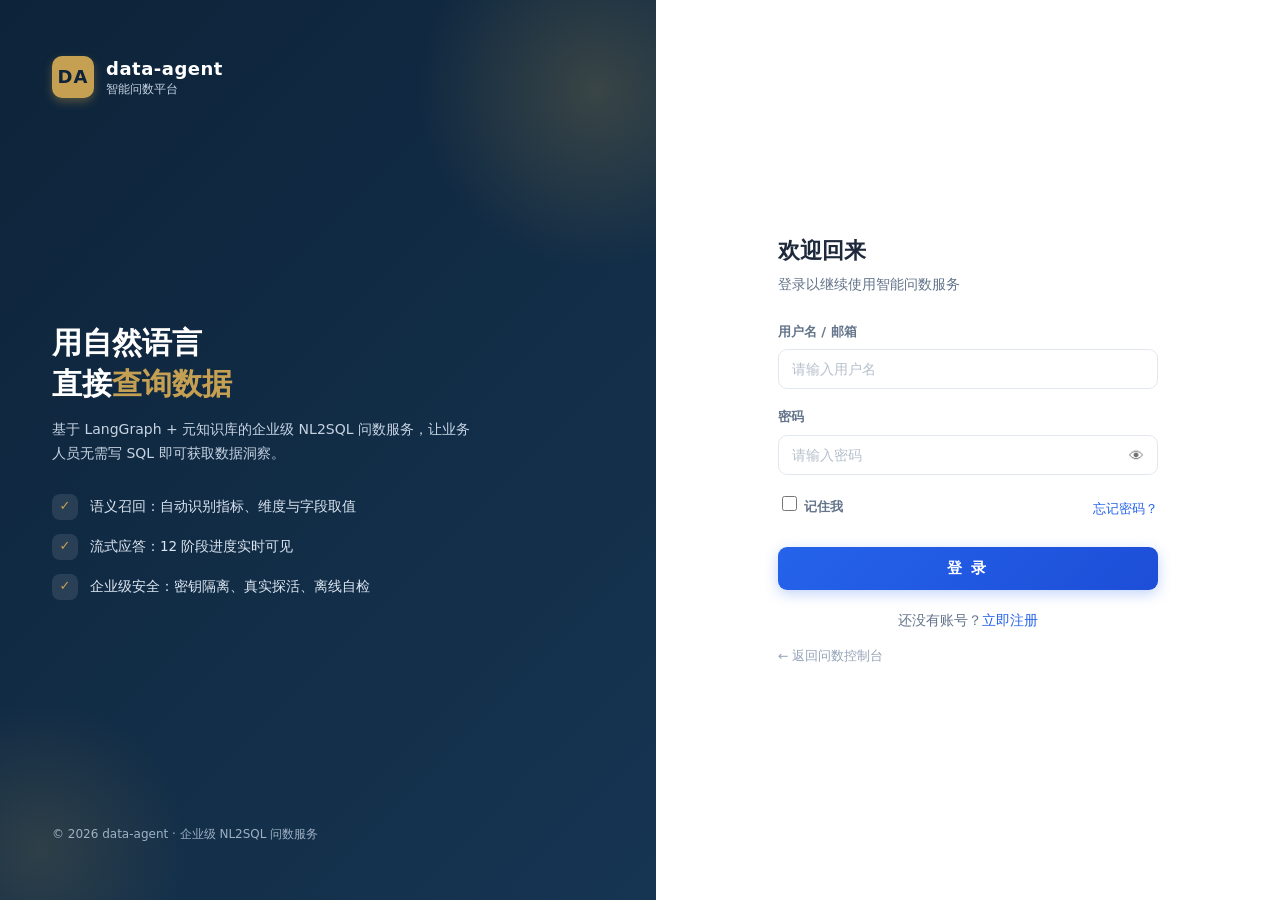
<file: frontend/login.html>
<!DOCTYPE html>
<html lang="zh-CN">
<head>
  <meta charset="UTF-8" />
  <meta name="viewport" content="width=device-width, initial-scale=1.0" />
  <title>登录 · data-agent 智能问数平台</title>
  <!-- 资源带版本号，避免浏览器缓存旧版 JS/CSS 导致页面行为异常 -->
  <link rel="stylesheet" href="styles.css?v=20261013d" />
  <link rel="stylesheet" href="auth.css?v=20261013d" />
</head>
<body class="auth-page">
  <div class="auth-wrap">
    <!-- 左侧品牌展示区 -->
    <aside class="auth-aside">
      <div class="brand">
        <span class="brand-mark">DA</span>
        <div class="brand-text">
          <h1>data-agent</h1>
          <p>智能问数平台</p>
        </div>
      </div>

      <div class="auth-hero">
        <h2>用自然语言<br />直接<span class="accent">查询数据</span></h2>
        <p>基于 LangGraph + 元知识库的企业级 NL2SQL 问数服务，让业务人员无需写 SQL 即可获取数据洞察。</p>
        <ul class="auth-features">
          <li><span class="fi">✓</span> 语义召回：自动识别指标、维度与字段取值</li>
          <li><span class="fi">✓</span> 流式应答：12 阶段进度实时可见</li>
          <li><span class="fi">✓</span> 企业级安全：密钥隔离、真实探活、离线自检</li>
        </ul>
      </div>

      <div class="auth-aside-foot">© 2026 data-agent · 企业级 NL2SQL 问数服务</div>
    </aside>

    <!-- 右侧表单区 -->
    <main class="auth-main">
      <div class="auth-card">
        <!-- 移动端显示的品牌（桌面端隐藏） -->
        <div class="auth-brand">
          <span class="brand-mark">DA</span>
          <div class="brand-text">
            <h1>data-agent 智能问数平台</h1>
            <p>基于 LangGraph + 元知识库的自然语言问数服务</p>
          </div>
        </div>

        <h2 class="auth-title">欢迎回来</h2>
        <p class="auth-sub">登录以继续使用智能问数服务</p>

        <div class="auth-success" id="authSuccess"></div>

        <!-- data-auth-page 显式标记页面类型，供 auth.js 稳定识别登录页 -->
        <form class="auth-form" id="authForm" data-auth-page="login" novalidate>
          <div class="field">
            <label for="username">用户名 / 邮箱</label>
            <input class="auth-input" id="username" name="username" type="text"
                   autocomplete="username" placeholder="请输入用户名" />
            <div class="field-error" data-for="username"></div>
          </div>

          <div class="field">
            <label for="password">密码</label>
            <div class="input-wrap">
              <input class="auth-input" id="password" name="password" type="password"
                     autocomplete="current-password" placeholder="请输入密码" />
              <button type="button" class="pw-toggle" data-target="password" aria-label="显示密码">👁</button>
            </div>
            <div class="field-error" data-for="password"></div>
          </div>

          <div class="field-row">
            <label class="checkbox"><input type="checkbox" id="remember" /> 记住我</label>
            <a class="link" href="#" id="forgotLink">忘记密码？</a>
          </div>

          <button type="submit" class="btn btn-primary btn-block" id="submitBtn">
            <span class="btn-label">登 录</span>
          </button>
        </form>

        <p class="auth-foot">还没有账号？<a class="link" href="register.html">立即注册</a></p>
        <a class="auth-back" href="/ui/">← 返回问数控制台</a>
      </div>
    </main>
  </div>

  <script src="auth.js?v=20261013d"></script>
</body>
</html>
</file>
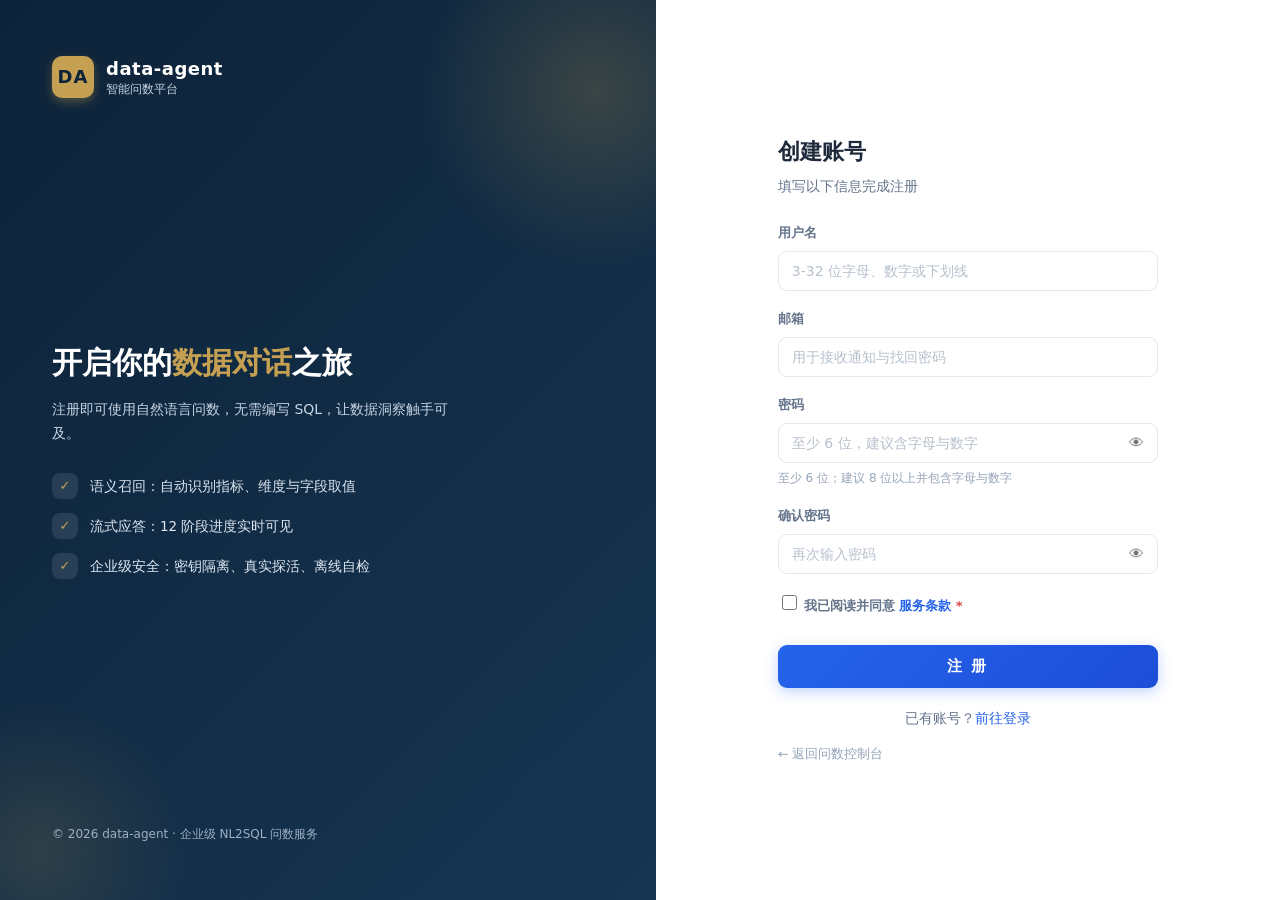
<file: frontend/register.html>
<!DOCTYPE html>
<html lang="zh-CN">
<head>
  <meta charset="UTF-8" />
  <meta name="viewport" content="width=device-width, initial-scale=1.0" />
  <title>注册 · data-agent 智能问数平台</title>
  <!-- 资源带版本号，避免浏览器缓存旧版 JS/CSS 导致页面行为异常 -->
  <link rel="stylesheet" href="styles.css?v=20261013d" />
  <link rel="stylesheet" href="auth.css?v=20261013d" />
</head>
<body class="auth-page">
  <div class="auth-wrap">
    <!-- 左侧品牌展示区 -->
    <aside class="auth-aside">
      <div class="brand">
        <span class="brand-mark">DA</span>
        <div class="brand-text">
          <h1>data-agent</h1>
          <p>智能问数平台</p>
        </div>
      </div>

      <div class="auth-hero">
        <h2>开启你的<span class="accent">数据对话</span>之旅</h2>
        <p>注册即可使用自然语言问数，无需编写 SQL，让数据洞察触手可及。</p>
        <ul class="auth-features">
          <li><span class="fi">✓</span> 语义召回：自动识别指标、维度与字段取值</li>
          <li><span class="fi">✓</span> 流式应答：12 阶段进度实时可见</li>
          <li><span class="fi">✓</span> 企业级安全：密钥隔离、真实探活、离线自检</li>
        </ul>
      </div>

      <div class="auth-aside-foot">© 2026 data-agent · 企业级 NL2SQL 问数服务</div>
    </aside>

    <!-- 右侧表单区 -->
    <main class="auth-main">
      <div class="auth-card">
        <div class="auth-brand">
          <span class="brand-mark">DA</span>
          <div class="brand-text">
            <h1>data-agent 智能问数平台</h1>
            <p>基于 LangGraph + 元知识库的自然语言问数服务</p>
          </div>
        </div>

        <h2 class="auth-title">创建账号</h2>
        <p class="auth-sub">填写以下信息完成注册</p>

        <div class="auth-success" id="authSuccess"></div>

        <!-- data-auth-page 显式标记页面类型，供 auth.js 稳定识别注册页 -->
        <form class="auth-form" id="authForm" data-auth-page="register" novalidate>
          <div class="field">
            <label for="username">用户名</label>
            <input class="auth-input" id="username" name="username" type="text"
                   autocomplete="username" placeholder="3-32 位字母、数字或下划线" />
            <div class="field-error" data-for="username"></div>
          </div>

          <div class="field">
            <label for="email">邮箱</label>
            <input class="auth-input" id="email" name="email" type="email"
                   autocomplete="email" placeholder="用于接收通知与找回密码" />
            <div class="field-error" data-for="email"></div>
          </div>

          <div class="field">
            <label for="password">密码</label>
            <div class="input-wrap">
              <input class="auth-input" id="password" name="password" type="password"
                     autocomplete="new-password" placeholder="至少 6 位，建议含字母与数字" />
              <button type="button" class="pw-toggle" data-target="password" aria-label="显示密码">👁</button>
            </div>
            <div class="field-error" data-for="password"></div>
            <div class="field-hint">至少 6 位；建议 8 位以上并包含字母与数字</div>
          </div>

          <div class="field">
            <label for="confirm">确认密码</label>
            <div class="input-wrap">
              <input class="auth-input" id="confirm" name="confirm" type="password"
                     autocomplete="new-password" placeholder="再次输入密码" />
              <button type="button" class="pw-toggle" data-target="confirm" aria-label="显示密码">👁</button>
            </div>
            <div class="field-error" data-for="confirm"></div>
          </div>

          <div class="field-row" style="margin-bottom: 22px;">
            <label class="checkbox">
              <input type="checkbox" id="agree" />
              我已阅读并同意<a class="link" href="#" id="termsLink" style="margin-left:4px;">服务条款</a>
              <span style="color:#d64545;">*</span>
            </label>
          </div>

          <button type="submit" class="btn btn-primary btn-block" id="submitBtn">
            <span class="btn-label">注 册</span>
          </button>
        </form>

        <p class="auth-foot">已有账号？<a class="link" href="login.html">前往登录</a></p>
        <a class="auth-back" href="/ui/">← 返回问数控制台</a>
      </div>
    </main>
  </div>

  <script src="auth.js?v=20261013d"></script>
</body>
</html>
</file>
<file: frontend/styles.css>
/* ============================================================
   DataAgent 前端样式 —— 企业级控制台外壳（深蓝侧栏 + 商务精致风）
   设计原则：应用外壳（侧栏+顶栏+内容）、留白充足、卡片化、克制金点缀
   ============================================================ */

:root {
  --navy: #0d2339;
  --navy-2: #163552;
  --blue: #2563eb;
  --blue-dark: #1d4ed8;
  --blue-soft: #eef4ff;
  --gold: #c5a052;
  --gold-soft: #f8f1e2;
  --gold-warn: #b48a2b;
  --bg: #f4f6fb;
  --card: #ffffff;
  --line: #e3e8f0;
  --text: #1e293b;
  --text-2: #64748b;
  --text-3: #94a3b8;
  --ok: #10b981;
  --warn: #d97706;
  --err: #ef4444;
  --radius: 14px;
  --shadow: 0 1px 3px rgba(13, 35, 57, 0.04), 0 10px 32px rgba(13, 35, 57, 0.08);
  --shadow-sm: 0 1px 2px rgba(13, 35, 57, 0.04);
  font-family: "PingFang SC", "Microsoft YaHei", "Segoe UI", system-ui, -apple-system, sans-serif;
}

* { box-sizing: border-box; }
html { scroll-behavior: smooth; }
body {
  margin: 0;
  background: var(--bg);
  color: var(--text);
  line-height: 1.6;
  -webkit-font-smoothing: antialiased;
  -moz-osx-font-smoothing: grayscale;
}

/* ============ 应用外壳 ============ */
.app-shell { display: flex; min-height: 100vh; }

/* ---------- 侧边栏 ---------- */
.sidebar {
  width: 232px; flex: 0 0 232px;
  background: linear-gradient(180deg, var(--navy) 0%, var(--navy-2) 100%);
  color: #cdd9e8;
  display: flex; flex-direction: column;
  position: sticky; top: 0; height: 100vh;
  box-shadow: 4px 0 24px rgba(13, 35, 57, .18);
}
.sidebar-brand {
  display: flex; align-items: center; gap: 12px;
  padding: 20px 20px 18px;
  border-bottom: 1px solid rgba(255,255,255,.08);
}
.brand-mark {
  width: 42px; height: 42px; border-radius: 11px;
  background: linear-gradient(135deg, var(--gold) 0%, #e6c988 100%);
  color: var(--navy);
  font-weight: 800; font-size: 17px;
  display: flex; align-items: center; justify-content: center;
  letter-spacing: 1px;
  box-shadow: 0 6px 16px rgba(197, 160, 82, .38);
}
.brand-text { display: flex; flex-direction: column; line-height: 1.2; }
.brand-text strong { color: #fff; font-size: 15px; font-weight: 700; letter-spacing: .3px; }
.brand-text span { color: #9fb2c7; font-size: 11.5px; margin-top: 2px; }

.nav { flex: 1; padding: 14px 12px; display: flex; flex-direction: column; gap: 4px; overflow-y: auto; }
.nav-item {
  display: flex; align-items: center; gap: 12px;
  padding: 11px 14px; border-radius: 10px;
  color: #b6c6da; text-decoration: none;
  font-size: 14px; cursor: pointer;
  position: relative;
  transition: background .18s, color .18s;
  user-select: none;
}
.nav-item:hover { background: rgba(255,255,255,.06); color: #fff; }
.nav-item.active { background: rgba(37,99,235,.18); color: #fff; }
.nav-item.active::before {
  content: ""; position: absolute; left: 0; top: 9px; bottom: 9px;
  width: 3px; border-radius: 0 3px 3px 0;
  background: var(--gold);
  box-shadow: 0 0 8px rgba(197,160,82,.6);
}
.nav-ic {
  width: 19px; height: 19px; flex: 0 0 auto;
  fill: none; stroke: currentColor; stroke-width: 1.9;
  stroke-linecap: round; stroke-linejoin: round;
  opacity: .9;
}
.nav-label { flex: 1; }
.nav-tag {
  font-size: 10px; padding: 1px 6px; border-radius: 999px;
  background: rgba(197,160,82,.2); color: var(--gold);
  font-weight: 700; letter-spacing: .3px;
}
.sidebar-foot { padding: 14px 18px; border-top: 1px solid rgba(255,255,255,.08); }
.env-badge {
  display: flex; align-items: center; gap: 8px;
  font-size: 11.5px; color: #9fb2c7;
}
.env-dot { width: 7px; height: 7px; border-radius: 50%; background: var(--ok); box-shadow: 0 0 0 3px rgba(16,185,129,.25); }

/* ---------- 主区 ---------- */
.main { flex: 1; display: flex; flex-direction: column; min-width: 0; }

/* 顶栏 */
.topbar {
  height: 60px; background: #fff;
  border-bottom: 1px solid var(--line);
  display: flex; align-items: center; justify-content: space-between;
  padding: 0 24px; position: sticky; top: 0; z-index: 20;
}
.topbar-left { display: flex; align-items: center; gap: 16px; min-width: 0; }
.crumb { display: flex; align-items: center; gap: 8px; font-size: 13px; color: var(--text-3); white-space: nowrap; }
.crumb .sep { color: var(--line); }
.crumb .cur { color: var(--text); font-weight: 600; }
.top-actions { display: flex; align-items: center; gap: 14px; }

/* 健康药丸（顶栏内轻量版） */
.health {
  display: flex; align-items: center; gap: 7px;
  padding: 5px 12px; border-radius: 999px;
  background: #f1f5f9; border: 1px solid var(--line);
  cursor: pointer; font-size: 12px; user-select: none;
  white-space: nowrap; flex-shrink: 0;
  transition: background .2s, border-color .2s;
}
.health:hover { background: #eaeff5; }
.health-dot { width: 8px; height: 8px; border-radius: 50%; background: var(--text-3); flex-shrink: 0; }
.health.ok    .health-dot { background: var(--ok); box-shadow: 0 0 0 3px rgba(16,185,129,.22); }
.health.warn  .health-dot { background: var(--warn); box-shadow: 0 0 0 3px rgba(217,119,6,.22); }
.health.err   .health-dot { background: var(--err); box-shadow: 0 0 0 3px rgba(239,68,68,.2); }
.health-label { color: var(--text-2); }

/* 数字人助手（顶栏内轻量版） */
.assistant { display: flex; align-items: center; gap: 8px; user-select: none; }
.assistant-avatar {
  position: relative; width: 30px; height: 30px; border-radius: 50%;
  background: linear-gradient(135deg, var(--gold) 0%, #edd7a3 100%);
  color: var(--navy); display: flex; align-items: center; justify-content: center;
  box-shadow: 0 0 0 3px rgba(197,160,82,.2);
}
.assistant-avatar svg { stroke: var(--navy); }
.assistant-avatar::after {
  content: ""; position: absolute; right: -1px; bottom: -1px;
  width: 9px; height: 9px; border-radius: 50%;
  background: var(--ok); border: 2px solid #fff;
  box-shadow: 0 0 0 2px rgba(16,185,129,.28);
  animation: livePulse 2s ease-in-out infinite;
}
@keyframes livePulse {
  0%,100% { box-shadow: 0 0 0 2px rgba(16,185,129,.28); }
  50%     { box-shadow: 0 0 0 5px rgba(16,185,129,.08); }
}
.assistant-text { font-size: 12px; color: var(--text-2); font-weight: 500; }
@media (max-width: 720px) { .assistant-text { display: none; } }

/* 全局搜索 */
.global-search {
  display: flex; align-items: center; gap: 8px;
  background: #f1f5f9; border: 1px solid var(--line); border-radius: 9px;
  padding: 7px 12px; width: 240px;
  transition: border-color .2s, background .2s;
}
.global-search:focus-within { border-color: var(--blue); background: #fff; }
.search-ic { width: 16px; height: 16px; fill: none; stroke: var(--text-3); stroke-width: 2; stroke-linecap: round; flex: 0 0 auto; }
.global-search input { border: none; background: transparent; outline: none; font-size: 13px; color: var(--text); width: 100%; font-family: inherit; }
.global-search input::placeholder { color: var(--text-3); }
@media (max-width: 860px) { .global-search { display: none; } }

/* 图标按钮 + 通知红点 */
.icon-btn {
  position: relative; width: 38px; height: 38px; border-radius: 10px;
  border: 1px solid var(--line); background: #fff; cursor: pointer;
  display: flex; align-items: center; justify-content: center;
  transition: background .2s, border-color .2s;
}
.icon-btn:hover { background: #f1f5f9; border-color: #cbd5e1; }
.icon-btn svg { width: 19px; height: 19px; fill: none; stroke: var(--text-2); stroke-width: 1.9; stroke-linecap: round; stroke-linejoin: round; }
.bell-dot { position: absolute; top: 8px; right: 9px; width: 8px; height: 8px; border-radius: 50%; background: var(--err); border: 2px solid #fff; }

/* 用户菜单 */
.user-menu { position: relative; }
.user-trigger {
  display: flex; align-items: center; gap: 8px;
  border: 1px solid var(--line); background: #fff; cursor: pointer;
  padding: 5px 10px 5px 5px; border-radius: 999px;
  transition: background .2s, border-color .2s;
}
.user-trigger:hover { background: #f1f5f9; border-color: #cbd5e1; }
.avatar {
  width: 30px; height: 30px; border-radius: 50%; flex: 0 0 auto;
  background: linear-gradient(135deg, var(--blue) 0%, var(--blue-dark) 100%);
  color: #fff; font-size: 13px; font-weight: 700;
  display: flex; align-items: center; justify-content: center;
}
.avatar.lg { width: 40px; height: 40px; font-size: 16px; }
.user-name { font-size: 13px; color: var(--text); font-weight: 600; max-width: 110px; overflow: hidden; text-overflow: ellipsis; white-space: nowrap; }
.caret { width: 16px; height: 16px; fill: none; stroke: var(--text-3); stroke-width: 2; stroke-linecap: round; stroke-linejoin: round; transition: transform .2s; }
.user-menu.open .caret { transform: rotate(180deg); }
@media (max-width: 540px) { .user-name { display: none; } }

.dropdown {
  position: absolute; right: 0; top: calc(100% + 10px);
  width: 220px; background: #fff; border: 1px solid var(--line);
  border-radius: 12px; box-shadow: 0 12px 36px rgba(13,35,57,.16);
  padding: 8px; z-index: 40;
  animation: fadeUp .18s ease both;
}
.dd-head { display: flex; align-items: center; gap: 10px; padding: 8px 8px 10px; }
.dd-id { display: flex; flex-direction: column; line-height: 1.3; min-width: 0; }
.dd-id strong { font-size: 13.5px; color: var(--text); }
.dd-id span { font-size: 11.5px; color: var(--text-3); overflow: hidden; text-overflow: ellipsis; white-space: nowrap; }
.dd-item {
  display: block; padding: 9px 10px; border-radius: 8px;
  color: var(--text-2); text-decoration: none; font-size: 13px;
  transition: background .15s, color .15s;
}
.dd-item:hover { background: #f1f5f9; color: var(--text); }
.dd-divider { height: 1px; background: var(--line); margin: 6px 4px; }
.dd-item.danger { color: var(--err); }
.dd-item.danger:hover { background: #fef2f2; }

/* ---------- 内容区 ---------- */
.content { padding: 24px; flex: 1; overflow-y: auto; }
.page.hidden, .page[hidden] { display: none; }
.page-head {
  display: flex; align-items: flex-start; justify-content: space-between;
  gap: 16px; margin-bottom: 20px; flex-wrap: wrap;
}
.page-titles h1 { margin: 0; font-size: 20px; font-weight: 700; color: var(--navy); }
.page-titles p { margin: 4px 0 0; font-size: 13px; color: var(--text-2); }
.page-actions { display: flex; gap: 10px; flex-shrink: 0; }

/* KPI 指标卡 */
.stats {
  display: grid; grid-template-columns: repeat(4, 1fr); gap: 16px;
  margin-bottom: 22px;
}
@media (max-width: 980px) { .stats { grid-template-columns: repeat(2, 1fr); } }
@media (max-width: 520px) { .stats { grid-template-columns: 1fr; } }
.stat {
  display: flex; align-items: center; gap: 14px;
  background: var(--card); border: 1px solid var(--line);
  border-radius: var(--radius); box-shadow: var(--shadow-sm);
  padding: 16px 18px;
  transition: box-shadow .2s, transform .2s;
}
.stat:hover { box-shadow: var(--shadow); transform: translateY(-2px); }
.stat-ic {
  width: 44px; height: 44px; border-radius: 12px; flex: 0 0 auto;
  display: flex; align-items: center; justify-content: center;
}
.stat-ic svg { width: 22px; height: 22px; fill: none; stroke-width: 1.9; stroke-linecap: round; stroke-linejoin: round; }
.stat-ic.ok   { background: #e6f6ef; } .stat-ic.ok svg { stroke: var(--ok); }
.stat-ic.blue { background: var(--blue-soft); } .stat-ic.blue svg { stroke: var(--blue); }
.stat-ic.gold { background: var(--gold-soft); } .stat-ic.gold svg { stroke: var(--gold); }
.stat-ic.navy { background: #e7eef6; } .stat-ic.navy svg { stroke: var(--navy); }
.stat-body { flex: 1; min-width: 0; }
.stat-val { font-size: 22px; font-weight: 700; color: var(--navy); line-height: 1.1; font-variant-numeric: tabular-nums; }
.stat-label { font-size: 12px; color: var(--text-2); margin-top: 2px; }
.stat-trend { font-size: 11px; color: var(--text-3); flex: 0 0 auto; font-weight: 600; }
.stat-trend.up { color: var(--ok); }

/* 空状态模块页 */
.page-empty { display: flex; align-items: center; justify-content: center; min-height: 60vh; }
.empty { text-align: center; color: var(--text-2); }
.empty-ic {
  width: 72px; height: 72px; border-radius: 20px; margin: 0 auto 18px;
  background: #eef2f8; display: flex; align-items: center; justify-content: center;
}
.empty-ic svg { width: 36px; height: 36px; fill: none; stroke: var(--text-3); stroke-width: 1.6; stroke-linecap: round; stroke-linejoin: round; }
.empty h2 { margin: 0 0 6px; font-size: 17px; color: var(--text); font-weight: 700; }
.empty p { margin: 0; font-size: 13px; }

/* ---------- 后端未就绪提示（轻量集成式） ---------- */
.backend-warn { margin: 0 0 18px; }
.bw-details {
  border: 1px solid rgba(217, 119, 6, .15);
  background: rgba(217, 119, 6, .04);
  border-radius: 8px; overflow: hidden;
}
.bw-summary {
  display: flex; align-items: center; gap: 10px;
  padding: 8px 12px; cursor: pointer; user-select: none;
  font-size: 12.5px; color: var(--gold-warn);
  list-style: none;
}
.bw-summary::-webkit-details-marker { display: none; }
.bw-summary::before { content: "▸"; font-size: 10px; color: var(--gold-warn); transition: transform .2s ease; flex: 0 0 auto; }
.bw-details[open] .bw-summary::before { transform: rotate(90deg); }
.bw-icon { flex: 0 0 auto; width: 16px; height: 16px; border-radius: 50%; background: var(--warn); color: #fff; font-weight: 800; display: flex; align-items: center; justify-content: center; font-size: 11px; }
.bw-summary-text { flex: 1; min-width: 0; }
.bw-body { padding: 0 14px 10px 42px; font-size: 12.5px; line-height: 1.55; color: var(--gold-warn); }
.bw-body code { display: inline-block; background: rgba(217, 119, 6, .10); padding: 1px 7px; border-radius: 5px; font-family: Consolas, monospace; font-size: 12px; white-space: nowrap; vertical-align: middle; margin: 0 2px; }

/* ---------- 问数双栏布局 ---------- */
.layout {
  max-width: 1280px; margin: 0 auto;
  display: grid;
  grid-template-columns: minmax(300px, 1fr) minmax(380px, 1.25fr);
  gap: 20px; align-items: start;
}
@media (max-width: 920px) { .layout { grid-template-columns: 1fr; } }

.panel {
  background: var(--card); border: 1px solid var(--line);
  border-radius: var(--radius); box-shadow: var(--shadow);
  padding: 24px; transition: box-shadow .2s, transform .2s;
}
.panel:hover { box-shadow: 0 1px 3px rgba(13,35,57,.04), 0 14px 40px rgba(13,35,57,.10); transform: translateY(-2px); }
.panel-head { margin-bottom: 18px; display: flex; align-items: baseline; gap: 10px; flex-wrap: wrap; }
.panel-head h2 { margin: 0; font-size: 16px; font-weight: 700; white-space: nowrap; color: var(--navy); position: relative; letter-spacing: .3px; }
.panel-head h2::before { content: ""; display: inline-block; width: 4px; height: 15px; border-radius: 3px; background: linear-gradient(180deg, var(--gold), #e6c988); margin-right: 9px; vertical-align: -2px; box-shadow: 0 1px 3px rgba(197,160,82,.4); }
.panel-sub { font-size: 12.5px; color: var(--text-2); }

/* 查询输入 */
.query-input {
  width: 100%; border: 1px solid var(--line); border-radius: 10px;
  padding: 13px 16px; font-size: 14px; resize: vertical; color: var(--text);
  outline: none; transition: border-color .2s, box-shadow .2s; font-family: inherit;
  background: #fcfdff;
}
.query-input:hover { border-color: #cbd5e1; }
.query-input:focus { border-color: var(--blue); box-shadow: 0 0 0 3px rgba(37,99,235,.12); background: #fff; }
.query-input::placeholder { color: var(--text-3); }

.examples { margin: 16px 0 4px; display: flex; flex-wrap: wrap; gap: 8px; align-items: center; }
.examples-title { font-size: 12.5px; color: var(--text-2); }
.chip-row { display: flex; flex-wrap: wrap; gap: 8px; }
.chip { border: 1px solid var(--line); background: #f8fafc; color: var(--text-2); padding: 6px 13px; border-radius: 999px; font-size: 12.5px; cursor: pointer; transition: all .15s; }
.chip:hover { border-color: var(--blue); color: var(--blue); background: var(--blue-soft); box-shadow: var(--shadow-sm); transform: translateY(-1px); }

.actions { margin-top: 18px; display: flex; align-items: center; gap: 10px; flex-wrap: wrap; }
.btn { border: none; border-radius: 9px; cursor: pointer; font-size: 14px; font-weight: 600; padding: 10px 20px; transition: transform .05s, background .2s, box-shadow .2s, color .2s; font-family: inherit; }
.btn:active { transform: translateY(1px); }
.btn-primary { background: linear-gradient(135deg, var(--blue) 0%, var(--blue-dark) 100%); color: #fff; box-shadow: 0 4px 14px rgba(37,99,235,.28); }
.btn-primary:hover { background: linear-gradient(135deg, #2a6bef 0%, #1f55d8 100%); box-shadow: 0 6px 18px rgba(37,99,235,.32); transform: translateY(-1px); }
.btn-primary:disabled { background: #a9c0f0; cursor: not-allowed; box-shadow: none; transform: none; }
.btn-stop { background: #fff; color: var(--err); border: 1px solid #fee2e2; box-shadow: var(--shadow-sm); }
.btn-stop:hover:not(:disabled) { background: #fef2f2; border-color: #fecaca; }
.btn-stop:disabled { color: var(--text-3); border-color: var(--line); cursor: not-allowed; background: #fff; }
.btn-ghost { background: var(--gold-soft); color: var(--gold-warn); border: 1px solid rgba(197,160,82,.18); }
.btn-ghost:hover { background: #f2ead6; border-color: rgba(197,160,82,.30); transform: translateY(-1px); }
.btn-link { background: transparent; color: var(--text-2); padding-left: 4px; padding-right: 4px; }
.btn-link:hover { color: var(--blue); }
.btn-sm { font-size: 12px; padding: 5px 11px; }
.link { color: var(--blue); text-decoration: none; transition: color .15s; }
.link:hover { text-decoration: underline; color: var(--blue-dark); }

.hint { margin: 10px 0 0; font-size: 12px; color: var(--text-2); min-height: 16px; }
.hint.err { color: var(--err); }

/* 阶段时间线 */
.timeline { list-style: none; margin: 0 0 6px; padding: 4px 0 4px 6px; position: relative; min-height: 56px; }
.timeline::before { content: ""; position: absolute; left: 14px; top: 18px; bottom: 14px; width: 2px; background: var(--line); }
.step { position: relative; display: flex; align-items: center; gap: 12px; padding: 9px 6px; color: var(--text-3); font-size: 13.5px; transition: color .25s; }
.step .dot { width: 16px; height: 16px; border-radius: 50%; background: #fff; border: 2px solid var(--line); z-index: 1; flex: 0 0 auto; transition: all .25s; }
.step .label { flex: 1; }
.step .time { font-size: 11.5px; color: #aab4c0; }
.step .dur { font-size: 11px; color: var(--gold); font-weight: 600; opacity: 0; transition: opacity .2s ease; white-space: nowrap; }
.step .dur.show { opacity: 1; }
.step.done { color: var(--text); }
.step.done .dot { background: var(--ok); border-color: var(--ok); }
.step.active { color: var(--navy); font-weight: 600; }
.step.active .dot { background: var(--blue); border-color: var(--blue); box-shadow: 0 0 0 4px rgba(37,99,235,.16); animation: pulse 1.2s infinite; }
@keyframes pulse { 0%,100% { box-shadow: 0 0 0 4px rgba(37,99,235,.16); } 50% { box-shadow: 0 0 0 7px rgba(37,99,235,.07); } }
.step.error .dot { background: var(--err); border-color: var(--err); }
.step.error { color: var(--err); }

/* 运行信息条 */
.runbar { display: flex; gap: 16px; align-items: center; margin: 6px 2px 0; padding: 8px 14px; background: #f8fafc; border: 1px solid var(--line); border-radius: 9px; font-size: 12.5px; color: var(--text-2); }
.runbar #elapsed { font-variant-numeric: tabular-nums; font-weight: 600; color: var(--navy); }
.runbar #rowCount { color: var(--text-2); }

/* 代码 / 结果块 */
.block { margin-top: 20px; }
.block-title { display: flex; align-items: center; gap: 8px; font-size: 13.5px; font-weight: 600; margin-bottom: 10px; }
.block-actions { margin-left: auto; }
.badge { font-size: 11px; font-weight: 700; padding: 2px 8px; border-radius: 6px; letter-spacing: .5px; }
.badge-sql { background: var(--blue-soft); color: var(--blue); }
.badge-ok  { background: #e6f6ef; color: var(--ok); }
.badge-pending { background: #f3e9d2; color: var(--gold-warn); }
.code { background: #0d2137; color: #e6edf6; border-radius: 10px; padding: 15px 17px; overflow-x: auto; font-size: 13px; line-height: 1.55; margin: 0; font-family: "JetBrains Mono", "Fira Code", Consolas, "Courier New", monospace; }
.code code { white-space: pre; }

/* 结果表格 */
.table-wrap { overflow-x: auto; border: 1px solid var(--line); border-radius: 10px; }
table.result { border-collapse: collapse; width: 100%; font-size: 13px; }
table.result th, table.result td { padding: 10px 14px; text-align: left; border-bottom: 1px solid var(--line); white-space: nowrap; }
table.result th { background: #f8fafc; color: var(--text-2); font-weight: 600; position: sticky; top: 0; }
table.result tbody tr:hover { background: #fafbfe; }
table.result tbody tr:last-child td { border-bottom: none; }
.cell-num { text-align: right; font-variant-numeric: tabular-nums; font-weight: 600; }

/* 错误提示（精致冷峻风） */
.alert { margin-top: 20px; display: flex; gap: 14px; background: #fff; border: 1px solid var(--line); border-radius: 11px; padding: 16px; box-shadow: var(--shadow); }
.alert-icon { flex: 0 0 auto; width: 28px; height: 28px; border-radius: 8px; background: #f1f5f9; color: var(--text-2); display: flex; align-items: center; justify-content: center; margin-top: 1px; }
.alert-icon::before { content: "!"; font-weight: 800; font-size: 14px; line-height: 1; }
.alert-main { flex: 1; min-width: 0; }
.alert-head { display: flex; align-items: center; gap: 10px; margin-bottom: 4px; }
.alert-title { font-weight: 700; color: var(--text); font-size: 14px; }
.btn-copy { margin-left: auto; border: 1px solid var(--line); background: #f8fafc; color: var(--text-2); font-size: 12px; padding: 4px 11px; border-radius: 7px; cursor: pointer; transition: all .15s; font-family: inherit; }
.btn-copy:hover { border-color: var(--blue); color: var(--blue); background: var(--blue-soft); }
.btn-copy.done { border-color: var(--ok); color: var(--ok); background: #e6f6ef; }
.alert-msg { font-size: 13px; color: var(--text-2); line-height: 1.6; }
.alert-detail { margin-top: 12px; }
.alert-detail summary { cursor: pointer; font-size: 12.5px; color: var(--text-2); user-select: none; width: fit-content; padding: 2px 0; }
.alert-detail summary:hover { color: var(--blue); text-decoration: underline; }
.alert-detail pre { margin: 8px 0 0; padding: 12px 14px; background: #f8fafc; border: 1px solid var(--line); border-radius: 8px; font-size: 12px; line-height: 1.55; color: var(--text-2); white-space: pre-wrap; word-break: break-word; font-family: Consolas, "JetBrains Mono", monospace; }

/* 自定义滚动条 */
::-webkit-scrollbar { width: 10px; height: 10px; }
::-webkit-scrollbar-thumb { background: #cdd6e3; border-radius: 999px; border: 2px solid transparent; background-clip: padding-box; }
::-webkit-scrollbar-thumb:hover { background: #b4c0d2; border: 2px solid transparent; background-clip: padding-box; }
::-webkit-scrollbar-track { background: transparent; }

/* 动画 */
@keyframes fadeDown { from { opacity: 0; transform: translateY(-8px); } to { opacity: 1; transform: translateY(0); } }
@keyframes fadeUp { from { opacity: 0; transform: translateY(12px); } to { opacity: 1; transform: translateY(0); } }
.sidebar { animation: fadeDown .5s ease both; }
.topbar { animation: fadeDown .45s ease both; }
.stat { animation: fadeUp .5s ease both; }
.stat:nth-child(2) { animation-delay: .05s; }
.stat:nth-child(3) { animation-delay: .1s; }
.stat:nth-child(4) { animation-delay: .15s; }

@media (prefers-reduced-motion: reduce) { * { animation: none !important; transition: none !important; } }

/* ============ 系统状态页 ============ */
.status-summary {
  display: flex; align-items: center; gap: 16px;
  background: var(--card); border: 1px solid var(--line);
  border-radius: var(--radius); box-shadow: var(--shadow-sm);
  padding: 18px 22px; margin-bottom: 18px;
}
.ss-ic { width: 48px; height: 48px; border-radius: 12px; flex: 0 0 auto; display: flex; align-items: center; justify-content: center; }
.ss-ic svg { width: 24px; height: 24px; fill: none; stroke-width: 2; stroke-linecap: round; stroke-linejoin: round; }
.ss-ic.ok { background: #e6f6ef; } .ss-ic.ok svg { stroke: var(--ok); }
.ss-ic.warn { background: #fdeede; } .ss-ic.warn svg { stroke: var(--warn); }
.ss-ic.err { background: #fef2f2; } .ss-ic.err svg { stroke: var(--err); }
.ss-body { flex: 1; min-width: 0; }
.ss-title { font-size: 17px; font-weight: 700; color: var(--navy); }
.ss-sub { font-size: 13px; color: var(--text-2); margin-top: 2px; }
.ss-time { font-size: 12px; color: var(--text-3); flex: 0 0 auto; }

.dep-list { display: grid; grid-template-columns: repeat(2, 1fr); gap: 16px; }
@media (max-width: 760px) { .dep-list { grid-template-columns: 1fr; } }
.dep {
  display: flex; align-items: center; gap: 14px;
  background: var(--card); border: 1px solid var(--line); border-radius: 12px;
  padding: 16px 18px; box-shadow: var(--shadow-sm);
  transition: box-shadow .2s, transform .2s;
}
.dep:hover { box-shadow: var(--shadow); transform: translateY(-2px); }
.dep-ic { width: 40px; height: 40px; border-radius: 10px; flex: 0 0 auto; display: flex; align-items: center; justify-content: center; background: #eef2f8; }
.dep-ic svg { width: 20px; height: 20px; fill: none; stroke: var(--text-2); stroke-width: 1.9; stroke-linecap: round; stroke-linejoin: round; }
.dep-body { flex: 1; min-width: 0; }
.dep-name { font-size: 14px; font-weight: 600; color: var(--text); }
.dep-meta { font-size: 12px; color: var(--text-2); margin-top: 2px; overflow: hidden; text-overflow: ellipsis; white-space: nowrap; }
.dep-status { flex: 0 0 auto; display: flex; align-items: center; gap: 7px; font-size: 12.5px; font-weight: 600; }
.dep-dot { width: 9px; height: 9px; border-radius: 50%; flex: 0 0 auto; }
.dep-status.ok .dep-dot { background: var(--ok); box-shadow: 0 0 0 3px rgba(16,185,129,.2); }
.dep-status.ok { color: var(--ok); }
.dep-status.error .dep-dot { background: var(--err); box-shadow: 0 0 0 3px rgba(239,68,68,.2); }
.dep-status.error { color: var(--err); }

/* ============ 查询历史页 ============ */
.hist-list { display: flex; flex-direction: column; gap: 10px; }
.hist-item {
  display: flex; align-items: center; gap: 14px;
  padding: 13px 16px; border: 1px solid var(--line); border-radius: 10px;
  background: #fff; transition: border-color .15s, background .15s;
}
.hist-item:hover { border-color: var(--blue); background: #fafcff; }
.hist-icon { width: 34px; height: 34px; border-radius: 9px; background: var(--blue-soft); flex: 0 0 auto; display: flex; align-items: center; justify-content: center; }
.hist-icon svg { width: 17px; height: 17px; fill: none; stroke: var(--blue); stroke-width: 1.9; stroke-linecap: round; stroke-linejoin: round; }
.hist-text { flex: 1; min-width: 0; font-size: 13.5px; color: var(--text); overflow: hidden; text-overflow: ellipsis; white-space: nowrap; }
.hist-actions { flex: 0 0 auto; display: flex; gap: 8px; }
.hist-empty { text-align: center; color: var(--text-3); padding: 30px; font-size: 13px; }

/* ============ 数据资产页 · 子页签 ============ */
.tabs {
  display: flex; gap: 4px; margin-bottom: 18px;
  border-bottom: 1px solid var(--line); padding-bottom: 0;
}
.tab {
  appearance: none; border: none; background: transparent; cursor: pointer;
  font-family: inherit; font-size: 14px; font-weight: 600;
  color: var(--text-2); padding: 9px 16px; border-radius: 9px 9px 0 0;
  position: relative; transition: color .18s, background .18s;
  margin-bottom: -1px;
}
.tab:hover { color: var(--navy); background: #f1f5f9; }
.tab.active { color: var(--blue); background: transparent; }
.tab.active::after {
  content: ""; position: absolute; left: 12px; right: 12px; bottom: -1px;
  height: 2px; border-radius: 2px; background: var(--blue);
  box-shadow: 0 0 6px rgba(37,99,235,.4);
}
.tab-panel { animation: fadeUp .25s ease both; }

/* ============ 权限管理 / 帮助中心 通用卡片间距 ============ */
.panel + .panel { margin-top: 20px; }

/* 快速上手 步骤 */
.steps { list-style: none; margin: 0; padding: 0; display: flex; flex-direction: column; gap: 18px; counter-reset: step; }
.step { display: flex; align-items: flex-start; gap: 16px; }
.step-num {
  flex: 0 0 auto; width: 32px; height: 32px; border-radius: 50%;
  background: linear-gradient(135deg, var(--blue) 0%, var(--blue-dark) 100%);
  color: #fff; font-weight: 700; font-size: 15px;
  display: flex; align-items: center; justify-content: center;
  box-shadow: 0 4px 12px rgba(37,99,235,.28);
}
.step:not(:last-child) .step-num::after {
  content: ""; position: absolute; margin-top: 38px; margin-left: -15px;
  width: 2px; height: 18px; background: var(--line);
}
.step-body { flex: 1; padding-top: 2px; }
.step-body strong { display: block; font-size: 14.5px; color: var(--navy); font-weight: 700; }
.step-body span { font-size: 13px; color: var(--text-2); margin-top: 2px; line-height: 1.55; display: block; }

/* FAQ 折叠 */
.faq { display: flex; flex-direction: column; gap: 10px; }
.faq-item {
  border: 1px solid var(--line); border-radius: 11px; background: #fff;
  overflow: hidden; transition: border-color .2s, box-shadow .2s;
}
.faq-item[open] { border-color: rgba(37,99,235,.3); box-shadow: var(--shadow-sm); }
.faq-item summary {
  list-style: none; cursor: pointer; user-select: none;
  display: flex; align-items: center; justify-content: space-between; gap: 12px;
  padding: 14px 18px; font-size: 14px; font-weight: 600; color: var(--navy);
}
.faq-item summary::-webkit-details-marker { display: none; }
.faq-caret { flex: 0 0 auto; width: 18px; height: 18px; position: relative; transition: transform .2s; }
.faq-caret::before, .faq-caret::after {
  content: ""; position: absolute; background: var(--text-3); border-radius: 2px;
}
.faq-caret::before { left: 4px; right: 4px; top: 8px; height: 2px; }
.faq-caret::after { top: 4px; bottom: 4px; left: 8px; width: 2px; transition: opacity .2s; }
.faq-item[open] .faq-caret::after { opacity: 0; }
.faq-body { padding: 0 18px 16px; font-size: 13px; color: var(--text-2); line-height: 1.7; }
.faq-body code { display: inline-block; background: #f1f5f9; padding: 1px 7px; border-radius: 5px; font-family: Consolas, monospace; font-size: 12px; color: var(--navy); }

/* ============ 权限管理页 · 用户列表工具栏与分页 ============ */
.toolbar {
  display: flex; align-items: center; gap: 12px; flex-wrap: wrap;
  margin-bottom: 18px; padding-bottom: 16px; border-bottom: 1px solid var(--line);
}
.toolbar .global-search { flex: 1; min-width: 220px; max-width: 320px; }
.filter-select {
  appearance: none; -webkit-appearance: none;
  border: 1px solid var(--line); border-radius: 9px; background: #f8fafc;
  color: var(--text); font-family: inherit; font-size: 13px; font-weight: 500;
  padding: 8px 28px 8px 12px; cursor: pointer;
  background-image: url("data:image/svg+xml,%3Csvg xmlns='http://www.w3.org/2000/svg' viewBox='0 0 24 24' fill='none' stroke='%2364748b' stroke-width='2' stroke-linecap='round' stroke-linejoin='round'%3E%3Cpath d='m6 9 6 6 6-6'/%3E%3C/svg%3E");
  background-repeat: no-repeat; background-position: right 8px center; background-size: 14px;
}
.filter-select:focus { border-color: var(--blue); box-shadow: 0 0 0 3px rgba(37,99,235,.12); outline: none; }

.table-foot {
  display: flex; align-items: center; justify-content: space-between; gap: 12px;
  margin-top: 16px; padding-top: 14px; border-top: 1px solid var(--line); flex-wrap: wrap;
}
.tf-info { font-size: 12.5px; color: var(--text-2); }
.pagination { display: flex; align-items: center; gap: 6px; }
.page-btn {
  border: 1px solid var(--line); background: #fff; color: var(--text-2); cursor: pointer;
  font-family: inherit; font-size: 12.5px; font-weight: 600; border-radius: 8px;
  padding: 6px 12px; min-width: 32px; transition: all .15s;
}
.page-btn:hover:not(:disabled) { border-color: var(--blue); color: var(--blue); background: var(--blue-soft); }
.page-btn:disabled { color: var(--text-3); cursor: not-allowed; background: #f8fafc; }
.page-btn.active { background: var(--blue); color: #fff; border-color: var(--blue); box-shadow: 0 4px 10px rgba(37,99,235,.25); }
</file>
<file: frontend/auth.css>
/* ============================================================
   auth.css —— 登录 / 注册 页面样式（商务风，与设计令牌保持一致）
   设计语言：深蓝主调 + 克制金色点缀 + 灰白背景；左右分栏，留白充足。
   仅在 auth 页面生效，复用 styles.css 的 --navy / --blue / --gold 等变量。
   ============================================================ */

/* 页面整体：占满视口高度，左侧品牌展示 + 右侧表单 */
.auth-page { background: var(--bg); }
.auth-wrap {
  min-height: 100vh;
  display: grid;
  grid-template-columns: 1.05fr 1fr;
}

/* ---------- 左侧品牌展示区 ---------- */
.auth-aside {
  position: relative;
  overflow: hidden;
  padding: 56px 52px;
  display: flex;
  flex-direction: column;
  justify-content: space-between;
  color: #fff;
  background: linear-gradient(135deg, var(--navy) 0%, var(--navy-2) 100%);
}
/* 装饰：两枚半透明金色光斑，增添层次（克制不喧宾夺主） */
.auth-aside::before,
.auth-aside::after {
  content: ""; position: absolute; border-radius: 50%;
  background: radial-gradient(circle, rgba(201,161,74,.22), rgba(201,161,74,0) 70%);
  pointer-events: none;
}
.auth-aside::before { width: 360px; height: 360px; right: -120px; top: -90px; }
.auth-aside::after  { width: 300px; height: 300px; left: -110px; bottom: -100px; opacity: .7; }

.auth-aside .brand { display: flex; align-items: center; gap: 12px; z-index: 1; }
/* 复用品牌标记样式（与控制台一致） */
.auth-aside .brand-mark {
  width: 42px; height: 42px; border-radius: 10px;
  background: var(--gold); color: var(--navy);
  font-weight: 800; font-size: 18px; letter-spacing: 1px;
  display: flex; align-items: center; justify-content: center;
  box-shadow: 0 4px 10px rgba(201,161,74,.35);
}
.auth-aside .brand-text h1 { margin: 0; font-size: 18px; font-weight: 700; letter-spacing: .5px; }
.auth-aside .brand-text p { margin: 2px 0 0; font-size: 12px; color: #c7d4e3; }

.auth-hero { z-index: 1; }
.auth-hero h2 {
  margin: 0 0 14px; font-size: 30px; line-height: 1.35; font-weight: 700;
}
.auth-hero h2 .accent { color: var(--gold); }
.auth-hero p { margin: 0; font-size: 14px; color: #c7d4e3; max-width: 420px; line-height: 1.7; }

.auth-features { z-index: 1; list-style: none; margin: 28px 0 0; padding: 0; display: grid; gap: 14px; }
.auth-features li { display: flex; align-items: center; gap: 12px; font-size: 13.5px; color: #dce6f1; }
.auth-features .fi {
  flex: 0 0 auto; width: 26px; height: 26px; border-radius: 8px;
  background: rgba(255,255,255,.1); display: flex; align-items: center; justify-content: center;
  color: var(--gold); font-weight: 700; font-size: 13px;
}
.auth-aside-foot { z-index: 1; font-size: 12px; color: #9fb0c4; }

/* ---------- 右侧表单区 ---------- */
.auth-main {
  background: var(--card);
  display: flex; align-items: center; justify-content: center;
  padding: 40px 24px;
}
.auth-card { width: 100%; max-width: 380px; animation: cardIn .5s ease both; }
@keyframes cardIn {
  from { opacity: 0; transform: translateY(14px); }
  to   { opacity: 1; transform: none; }
}

.auth-card .auth-brand { display: none; } /* 桌面端左侧已展示品牌；移动端（隐藏 aside）时显示卡片内品牌 */

.auth-title { margin: 0 0 6px; font-size: 22px; font-weight: 700; color: var(--text); }
.auth-sub { margin: 0 0 26px; font-size: 13.5px; color: var(--text-2); }

/* 表单字段 */
.auth-form .field { margin-bottom: 18px; }
.auth-form label {
  display: block; margin-bottom: 7px; font-size: 13px; font-weight: 600; color: var(--text-2);
}
.auth-input {
  width: 100%; border: 1px solid var(--line); border-radius: 9px;
  padding: 11px 13px; font-size: 14px; color: var(--text);
  outline: none; background: #fff; font-family: inherit;
  transition: border-color .2s, box-shadow .2s;
}
.auth-input::placeholder { color: #b6c0cc; }
.auth-input:focus {
  border-color: var(--blue);
  box-shadow: 0 0 0 3px rgba(37,99,235,.15);
}
/* 校验失败态 */
.auth-input.invalid {
  border-color: var(--err);
  box-shadow: 0 0 0 3px rgba(214,69,69,.12);
}
.auth-input.valid { border-color: var(--ok); }

/* 密码框 + 显隐按钮 */
.input-wrap { position: relative; }
.input-wrap .auth-input { padding-right: 42px; }
.pw-toggle {
  position: absolute; right: 6px; top: 50%; transform: translateY(-50%);
  border: none; background: transparent; cursor: pointer;
  width: 30px; height: 30px; border-radius: 7px; font-size: 15px;
  opacity: .55; transition: opacity .2s, background .2s;
}
.pw-toggle:hover { opacity: 1; background: #f1f4f9; }

/* 错误/提示文字 */
.field-error { min-height: 16px; margin-top: 6px; font-size: 12px; color: var(--err); display: none; }
.field-error.show { display: block; animation: errIn .2s ease both; }
@keyframes errIn { from { opacity: 0; transform: translateY(-3px); } to { opacity: 1; transform: none; } }
.field-hint { margin-top: 6px; font-size: 12px; color: var(--text-3); }

/* 记住我 / 忘记密码 一行 */
.field-row {
  display: flex; align-items: center; justify-content: space-between;
  margin: 4px 0 22px; font-size: 13px;
}
.checkbox { display: inline-flex; align-items: center; gap: 7px; color: var(--text-2); cursor: pointer; user-select: none; }
.checkbox input { width: 15px; height: 15px; accent-color: var(--blue); cursor: pointer; }
.link { color: var(--blue); text-decoration: none; }
.link:hover { text-decoration: underline; }

/* 提交按钮（全宽 + 动效） */
.btn-block { width: 100%; padding: 12px 18px; font-size: 15px; letter-spacing: 2px; }
.btn-primary:hover:not(:disabled) { transform: translateY(-1px); box-shadow: 0 8px 18px rgba(37,99,235,.34); }
.btn.loading { opacity: .92; cursor: progress; }
.spinner {
  display: inline-block; width: 15px; height: 15px; margin-left: 9px; vertical-align: -2px;
  border: 2px solid rgba(255,255,255,.5); border-top-color: #fff; border-radius: 50%;
  animation: spin .7s linear infinite;
}
@keyframes spin { to { transform: rotate(360deg); } }

/* 成功提示条 */
.auth-success {
  display: none; margin-bottom: 18px; padding: 12px 14px; border-radius: 9px;
  background: #e6f6ef; border: 1px solid #bfe6d3; color: #1f7a52; font-size: 13px;
}
.auth-success.show { display: block; animation: errIn .25s ease both; }

/* 卡片底部 */
.auth-foot { margin: 20px 0 0; font-size: 13.5px; color: var(--text-2); text-align: center; }
.auth-back {
  display: inline-block; margin-top: 14px; font-size: 12.5px; color: var(--text-3);
  text-decoration: none;
}
.auth-back:hover { color: var(--blue); }

/* ---------- 响应式 ---------- */
@media (max-width: 880px) {
  .auth-wrap { grid-template-columns: 1fr; }
  .auth-aside { display: none; }
  .auth-card .auth-brand {
    display: flex; align-items: center; gap: 12px; margin-bottom: 26px;
  }
  .auth-card .auth-brand .brand-mark {
    width: 40px; height: 40px; border-radius: 10px;
    background: var(--gold); color: var(--navy);
    font-weight: 800; font-size: 17px; letter-spacing: 1px;
    display: flex; align-items: center; justify-content: center;
    box-shadow: 0 4px 10px rgba(201,161,74,.35);
  }
  .auth-card .auth-brand .brand-text h1 { margin: 0; font-size: 17px; font-weight: 700; }
  .auth-card .auth-brand .brand-text p { margin: 2px 0 0; font-size: 12px; color: var(--text-2); }
}
@media (max-width: 420px) {
  .auth-main { padding: 28px 16px; }
  .auth-title { font-size: 20px; }
}
</file>
